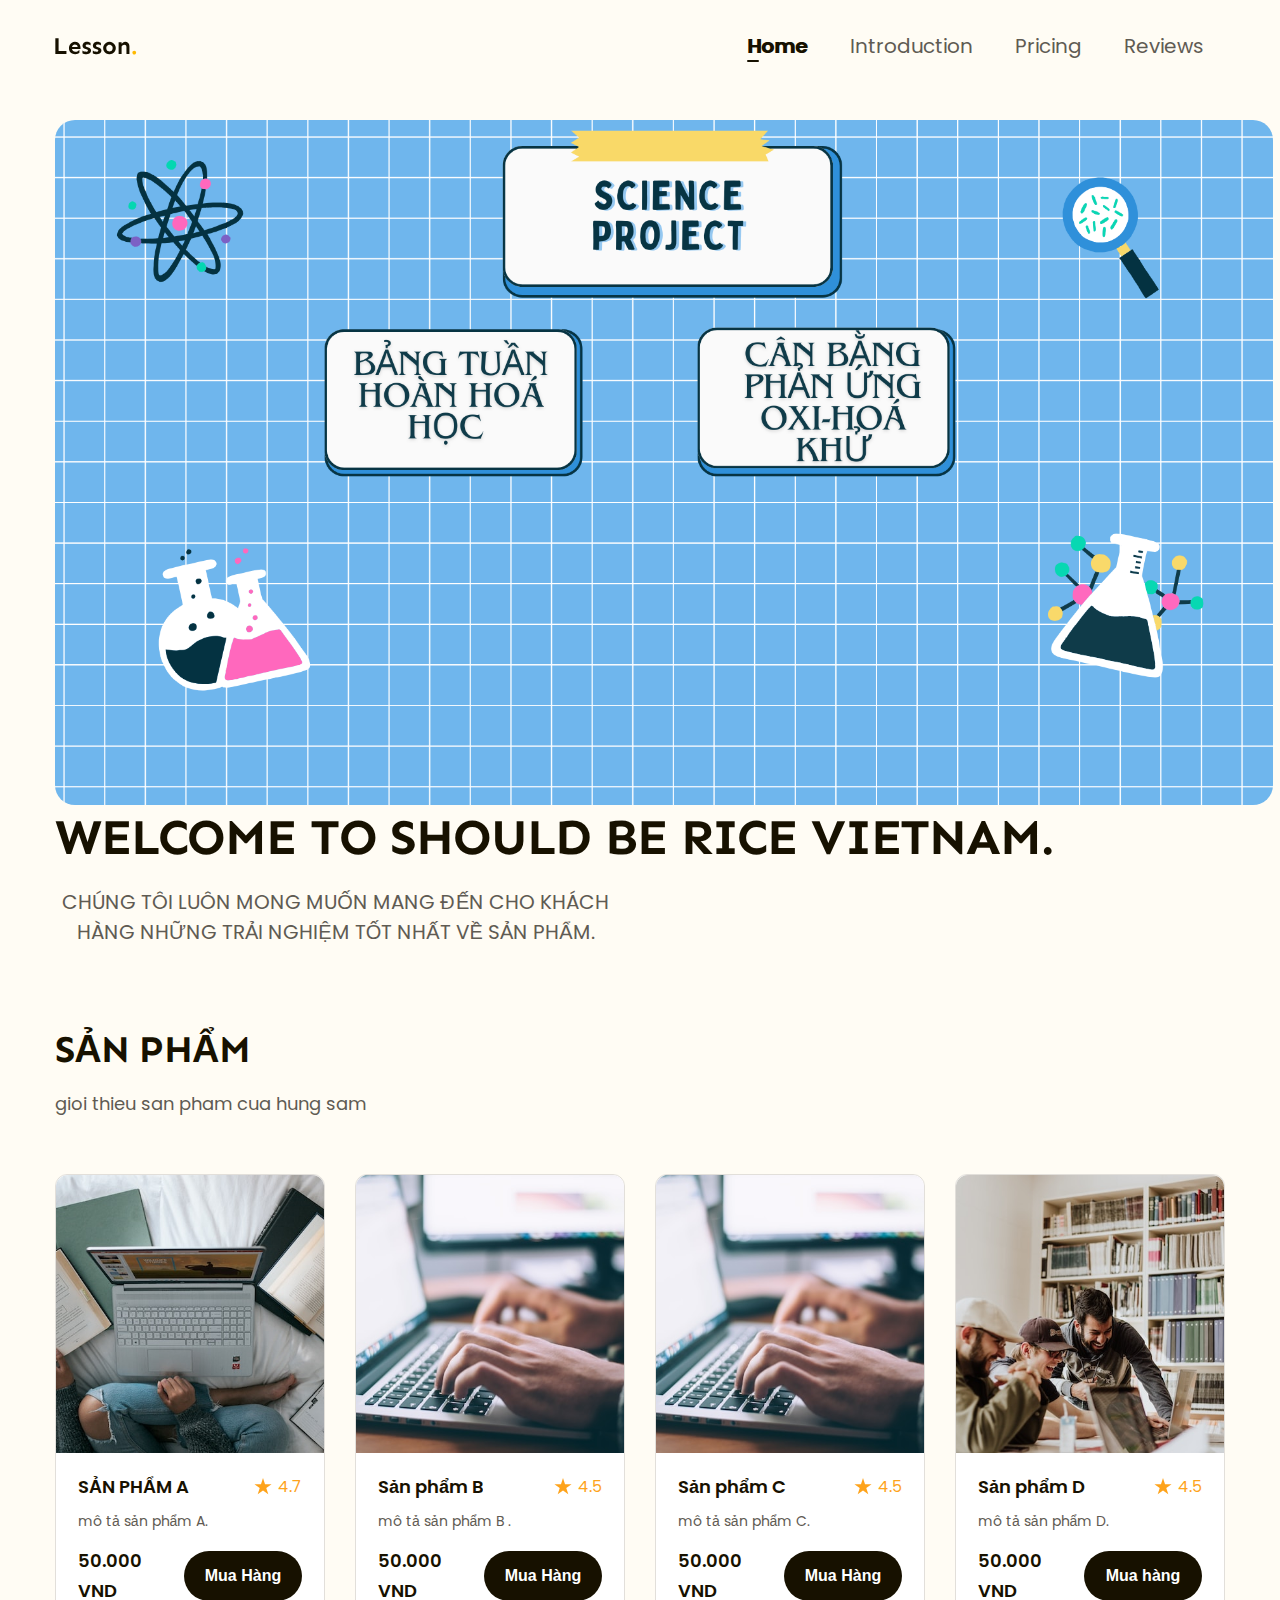
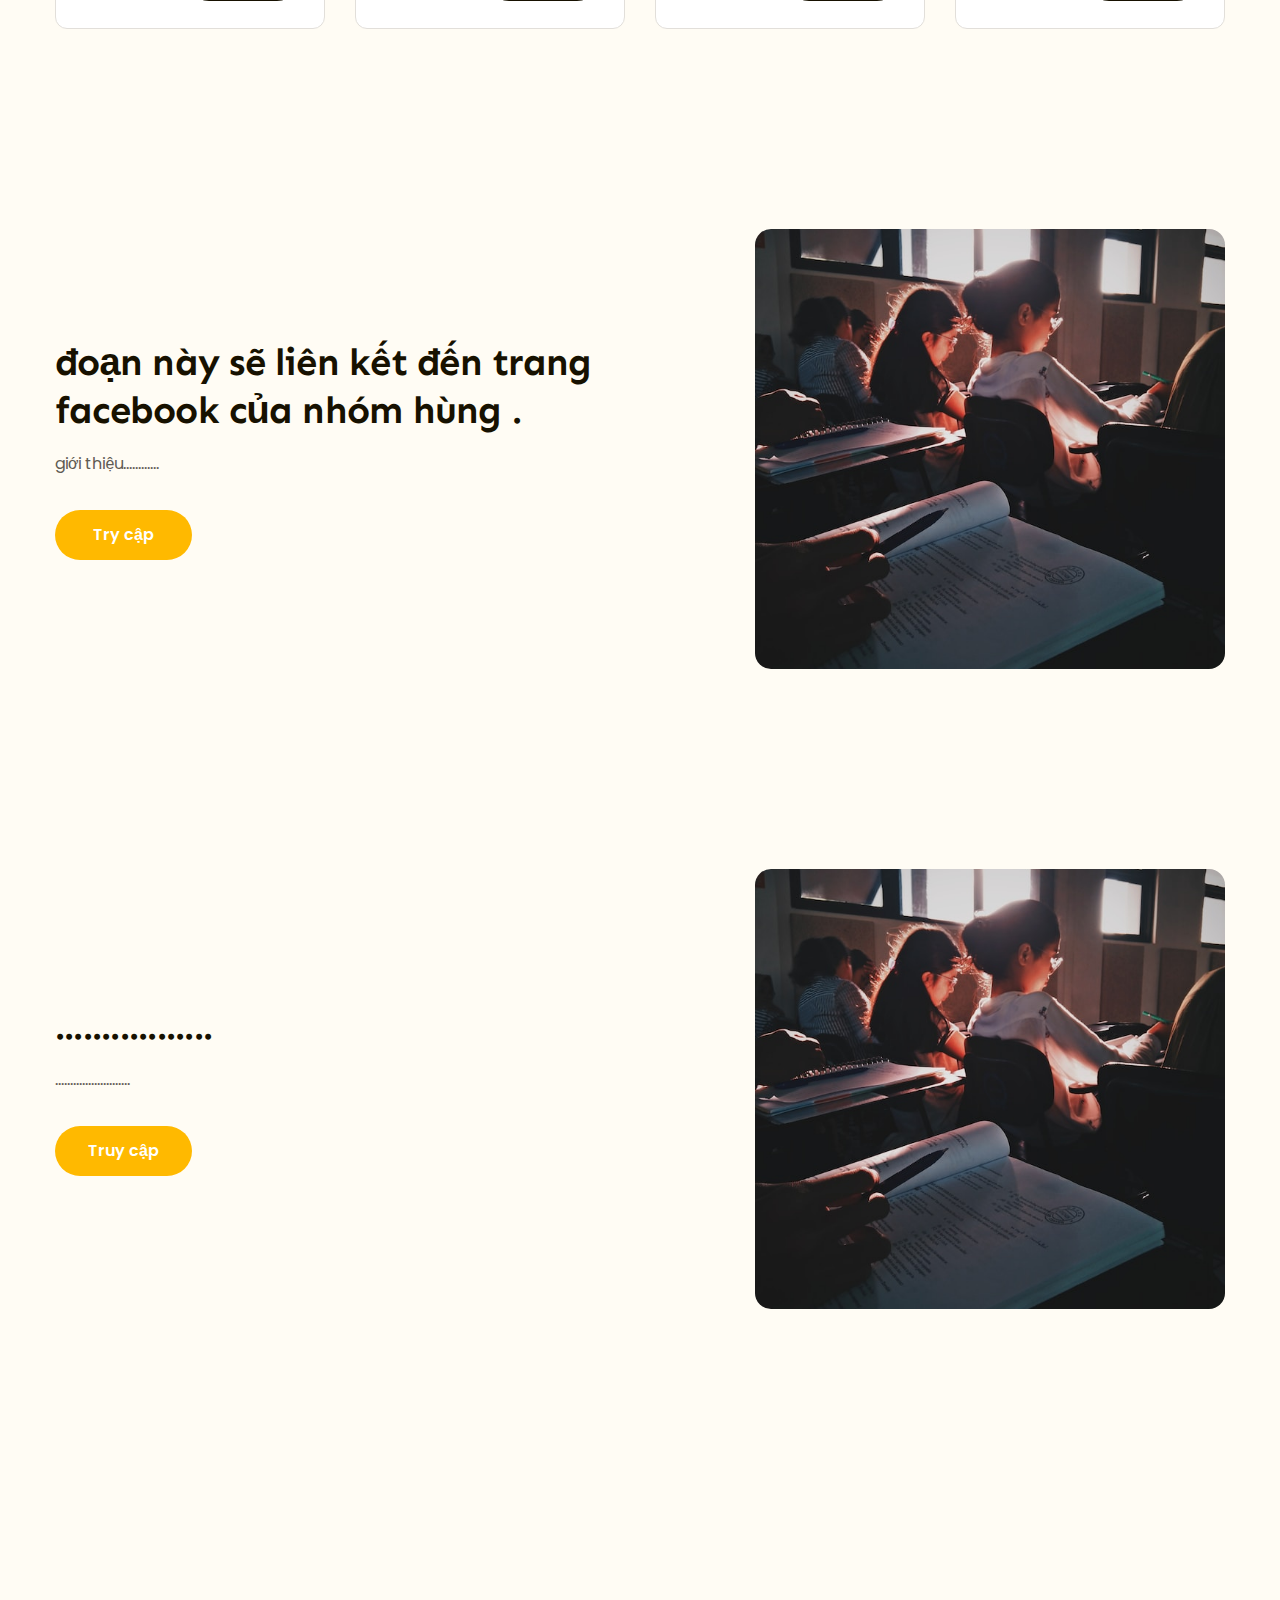
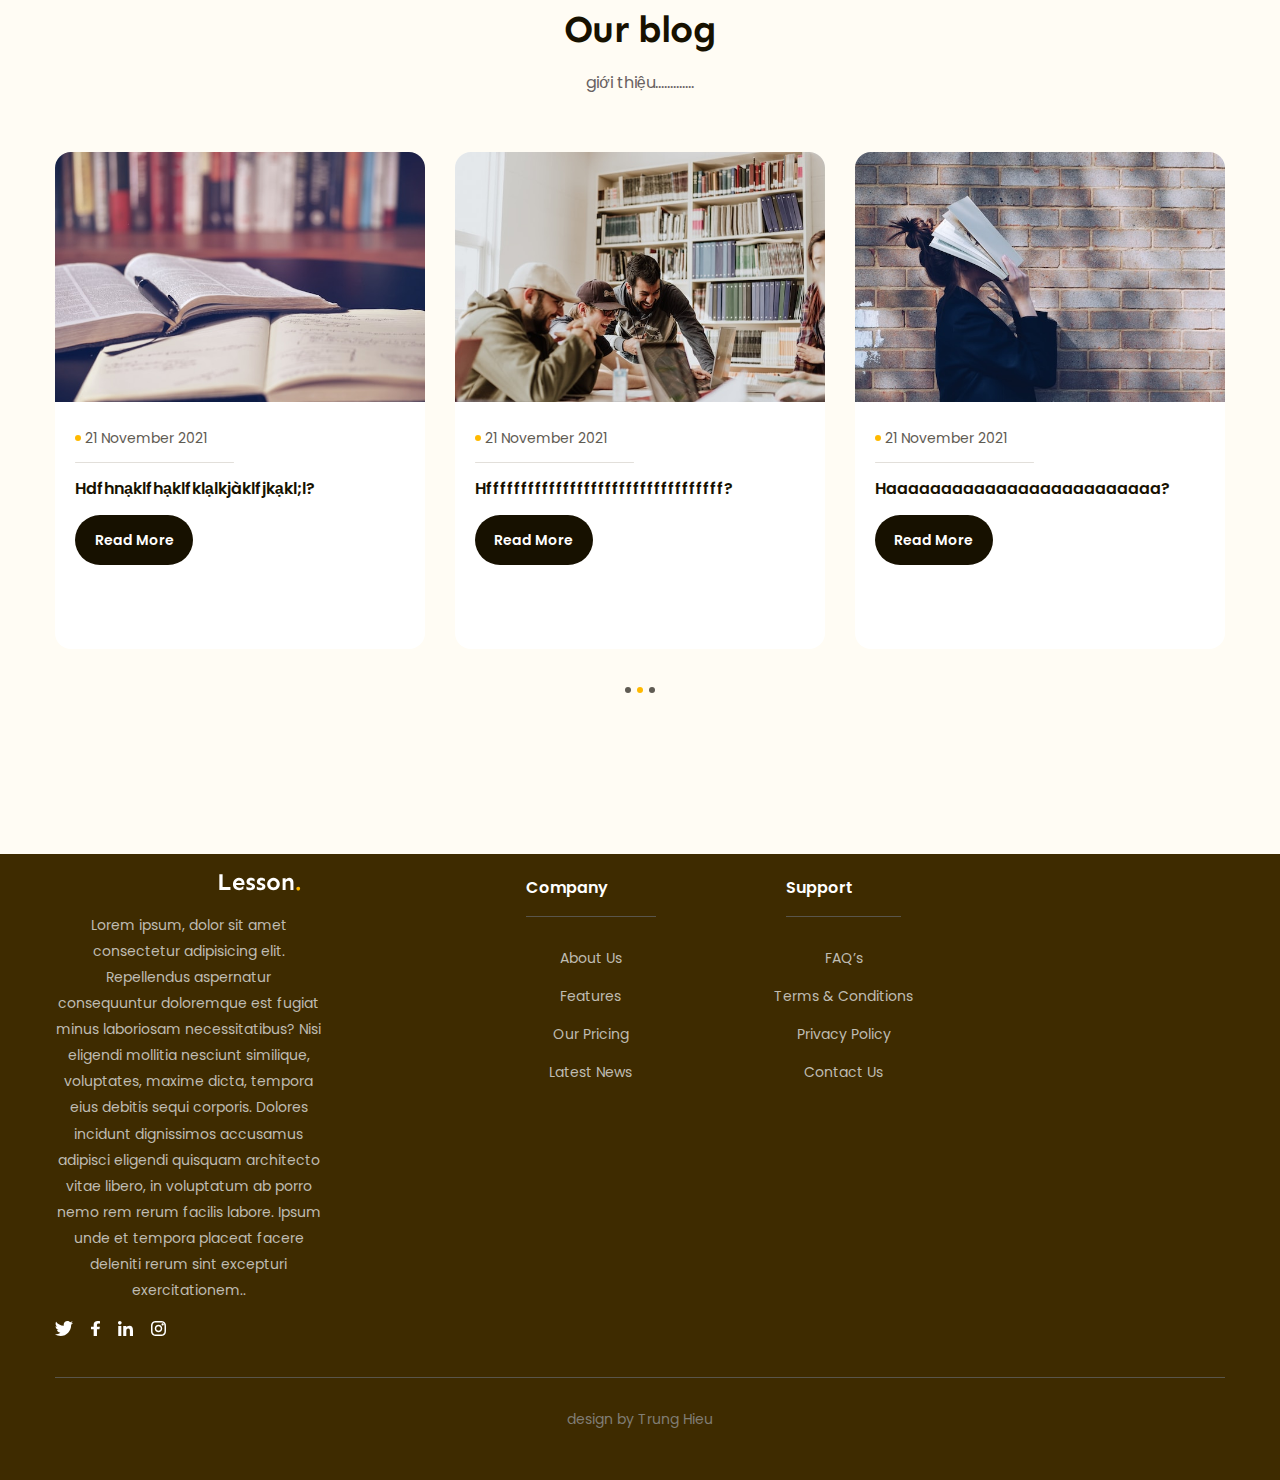
<file: index.html>
<!DOCTYPE html>
<html lang="en">
  <head>
    <meta charset="UTF-8" />
    <meta name="viewport" content="width=device-width, initial-scale=1.0" />
    <!-- reset css -->
    <link rel="stylesheet" href="./assets/css/reset.css" />
    <!-- embed fonts -->
    <link rel="preconnect" href="https://fonts.googleapis.com" />
    <link rel="preconnect" href="https://fonts.gstatic.com" crossorigin />
    <link
      href="https://fonts.googleapis.com/css2?family=Poppins:ital,wght@0,400;0,500;0,600;0,700;1,400&family=Sen:wght@700&display=swap"
      rel="stylesheet"
    />
    <!-- styles -->
    <link rel="stylesheet" href="./assets/css/style.css" />

    <title>Should be rice</title>
  </head>

  <body>
    <!-- header -->
    <header class="header fixed">
      <div class="main-content">
        <div class="body">
          <!-- logo -->
          <img src="./assets/img/logo.svg" alt="Lesson." class="logo" />

          <!-- menu toggle for mobile -->
          <div class="menu-toggle">☰</div>

          <!-- nav -->
          <nav class="nav">
            <ul>
              <li class="active"><a href="#!">Home</a></li>
              <li><a href="item1.html">Introduction</a></li>
              <li><a href="#!">Pricing</a></li>
              <li><a href="#!">Reviews</a></li>
            </ul>
          </nav>


        </div>
      </div>
    </header>

    <!-- main -->
    <main>
      <!-- hero -->
      <div class="hero">
        <div class="main-content">
          <div class="body">
            <!-- hero left -->
            <div class="media-block">
              <!-- Shift + Alt + Right Arow -->
              <img
                src="./assets/img/anh_man_hinh_chinh_ok.png"
                alt="Learn without limits and spread knowledge."
                class="img"
              />

        
            <!-- hero right -->
            <div class="content-block">
              <h3 class="heading">WELCOME TO SHOULD BE RICE VIETNAM.</h3>
              <p class="desc">
                CHÚNG TÔI LUÔN MONG MUỐN MANG ĐẾN CHO KHÁCH HÀNG NHỮNG TRẢI NGHIỆM TỐT NHẤT VỀ SẢN PHẨM.
              </p>
            </div>
            
          </div>
        </div>
      </div>

      <!-- popular -->
      <div class="popular">
        <div class="main-content">
          <div class="popular-top">
            <!-- popular left -->
            <div class="info">
              <h2 class="heading-lv2">SẢN PHẨM</h2>
              <p class="desc">
                gioi thieu san pham cua hung sam 
              </p>
            </div>

            <!-- popular right -->
            <div class="controls">
      
            </div>
          </div>

          <div class="course-list">
            <!-- item 1 -->
            <div class="course-item">
              <a href="item1.html"
                ><img
                  src="./assets/img/course-1.jpg"
                  alt="Basic web design"
                  class="thumb"
              /></a>
              <div class="info">
                <div class="head">
                  <h3 class="title">
                    <a class="line-clamp break-all" href="#!">SẢN PHẨM A</a>
                  </h3>
                  <div class="rating">
                    <img src="./assets/icon/star.svg" alt="" class="star" />
                    <span class="value">4.7</span>
                  </div>
                </div>
                <p class="desc line-clamp line-2 break-all">
                  mô tả sản phẩm A.
                </p>

                <div class="foot">
                  <span class="price">50.000 VND</span>
                  <a href="item1.html">
                    <button class="btn btn-book">Mua Hàng</button></a
                  >
                </div>
              </div>
            </div>

            <!-- item 2 -->
            <div class="course-item">
              <a href="#!"
                ><img
                  src="./assets/img/course-2.jpg"
                  alt="UI/UX design"
                  class="thumb"
              /></a>
              <div class="info">
                <div class="head">
                  <h3 class="title">
                    <a class="line-clamp break-all" href="#!">Sản phẩm B</a>
                  </h3>
                  <div class="rating">
                    <img src="./assets/icon/star.svg" alt="" class="star" />
                    <span class="value">4.5</span>
                  </div>
                </div>
                <p class="desc line-clamp line-2 break-all">
                 mô tả sản phẩm B .
                </p>

                <div class="foot">
                  <span class="price">50.000 VND</span>
                  <button class="btn btn-book">Mua Hàng </button>
                </div>
              </div>
            </div>
            <!-- item 2 -->
            <div class="course-item">
              <a href="#!"
                ><img
                  src="./assets/img/course-2.jpg"
                  alt="UI/UX design"
                  class="thumb"
              /></a>
              <div class="info">
                <div class="head">
                  <h3 class="title">
                    <a class="line-clamp break-all" href="#!">Sản phẩm C</a>
                  </h3>
                  <div class="rating">
                    <img src="./assets/icon/star.svg" alt="" class="star" />
                    <span class="value">4.5</span>
                  </div>
                </div>
                <p class="desc line-clamp line-2 break-all">
                  mô tả sản phẩm C.
                </p>

                <div class="foot">
                  <span class="price">50.000 VND</span>
                  <button class="btn btn-book">Mua Hàng</button>
                </div>
              </div>
            </div>
            <!-- item 3 -->
            <div class="course-item">
              <a href="#!"
                ><img
                  src="./assets/img/course-3.jpg"
                  alt="Web App design"
                  class="thumb"
              /></a>
              <div class="info">
                <div class="head">
                  <h3 class="title">
                    <a class="line-clamp break-all" href="#!">Sản phẩm D</a>
                  </h3>
                  <div class="rating">
                    <img src="./assets/icon/star.svg" alt="" class="star" />
                    <span class="value">4.5</span>
                  </div>
                </div>
                <p class="desc line-clamp line-2 break-all">
                  mô tả sản phẩm D.
                </p>

                <div class="foot">
                  <span class="price">50.000 VND</span>
                  <button class="btn btn-book">Mua hàng</button>
                </div>
              </div>
            </div>
          </div>
        </div>
      </div>


      <!-- features 2 -->
      <div class="features features-2nd">
        <div class="main-content">
          <div class="body">
            <div class="images">
              <img
                src="./assets/img/learn3.jpg"
                alt="Take the next step toward your personal and professional goals with Lesson."
              />
            </div>
            <div class="content">
              <h2 class="heading-lv2">
                đoạn này sẽ liên kết đến trang facebook của nhóm hùng .
              </h2>
              <p class="desc">
                giới thiệu............
              </p>
              <a href="#!" class="btn cta-btn">Try cập </a>
            </div>
          </div>
        </div>
      </div>
      <!-- features 2 -->
      <div class="features features-2nd">
        <div class="main-content">
          <div class="body">
            <div class="images">
              <img
                src="./assets/img/learn3.jpg"
                alt="Take the next step toward your personal and professional goals with Lesson."
              />
            </div>
            <div class="content">
              <h2 class="heading-lv2">
                .................
              </h2>
              <p class="desc">
                .........................
              </p>
              <a href="#!" class="btn cta-btn">Truy cập</a>
            </div>
          </div>
        </div>
      </div>

      <!-- Blogs -->
      <div class="blogs">
        <div class="main-content">
          <div class="blog-top">
            <h2 class="heading-lv2">Our blog</h2>
            <p class="desc">
              giới thiệu.............
            </p>
          </div>

          <div class="blog-list">
            <!-- item 1 -->
            <div class="item">
              <a href="#!"
                ><img
                  src="./assets/img/blog1.jpg"
                  alt="How to become a pro web designer in 2022 and get remot job?"
                  class="thumb"
              /></a>
              <div class="info">
                <span class="date">21 November 2021</span>
                <a href="http://tuhoc.cc">
                  <h3 class="title">
                    Hdfhnạklfhạklfklạlkjàklfjkạkl;l?
                  </h3>
                </a>
                <a href="#!" class="btn">Read More</a>
              </div>
            </div>

            <!-- item 2 -->
            <div class="item">
              <a href="#!"
                ><img
                  src="./assets/img/blog2.jpg"
                  alt="How to become a pro web designer in 2022 and get remot job?"
                  class="thumb"
              /></a>
              <div class="info">
                <span class="date">21 November 2021</span>
                <a href="#!">
                  <h3 class="title">
                    Hffffffffffffffffffffffffffffffffff?
                  </h3>
                </a>
                <a href="#!" class="btn">Read More</a>
              </div>
            </div>

            <!-- item 3 -->
            <div class="item">
              <a href="#!"
                ><img
                  src="./assets/img/blog3.jpg"
                  alt="How to become a pro web designer in 2022 and get remot job?"
                  class="thumb"
              /></a>
              <div class="info">
                <span class="date">21 November 2021</span>
                <a href="#!">
                  <h3 class="title">
                    Haaaaaaaaaaaaaaaaaaaaaaaaa?
                  </h3>
                </a>
                <a href="#!" class="btn">Read More</a>
              </div>
            </div>

            <!-- item 4 -->
            <div class="item">
              <a href="#!"
                ><img
                  src="./assets/img/blog1.jpg"
                  alt="How to become a pro web designer in 2022 and get remot job?"
                  class="thumb"
              /></a>
              <div class="info">
                <span class="date">21 November 2021</span>
                <a href="http://tuhoc.cc">
                  <h3 class="title">
                    How to become a pro web designer in 2022 and get remot job?
                  </h3>
                </a>
                <a href="#!" class="btn">Read More</a>
              </div>
            </div>

            <!-- item 5 -->
            <div class="item">
              <a href="#!"
                ><img
                  src="./assets/img/blog2.jpg"
                  alt="How to become a pro web designer in 2022 and get remot job?"
                  class="thumb"
              /></a>
              <div class="info">
                <span class="date">21 November 2021</span>
                <a href="#!">
                  <h3 class="title">
                    How to become a pro web designer in 2022 and get remot job?
                  </h3>
                </a>
                <a href="#!" class="btn">Read More</a>
              </div>
            </div>

            <!-- item 6 -->
            <div class="item">
              <a href="#!"
                ><img
                  src="./assets/img/blog3.jpg"
                  alt="How to become a pro web designer in 2022 and get remot job?"
                  class="thumb"
              /></a>
              <div class="info">
                <span class="date">21 November 2021</span>
                <a href="#!">
                  <h3 class="title">
                    How to become a pro web designer in 2022 and get remot job?
                  </h3>
                </a>
                <a href="#!" class="btn">Read More</a>
              </div>
            </div>

            <!-- item 7 -->
            <div class="item">
              <a href="#!"
                ><img
                  src="./assets/img/blog1.jpg"
                  alt="How to become a pro web designer in 2022 and get remot job?"
                  class="thumb"
              /></a>
              <div class="info">
                <span class="date">21 November 2021</span>
                <a href="http://tuhoc.cc">
                  <h3 class="title">
                    How to become a pro web designer in 2022 and get remot job?
                  </h3>
                </a>
                <a href="#!" class="btn">Read More</a>
              </div>
            </div>

            <!-- item 8 -->
            <div class="item">
              <a href="#!"
                ><img
                  src="./assets/img/blog2.jpg"
                  alt="How to become a pro web designer in 2022 and get remot job?"
                  class="thumb"
              /></a>
              <div class="info">
                <span class="date">21 November 2021</span>
                <a href="#!">
                  <h3 class="title">
                   Lorem, ipsum dolor sit amet consectetur adipisicing elit. Dolore, similique nam! Eum, sint sapien
                <a href="#!" class="btn">Read More</a>
              </div>
            </div>

            <!-- item 9 -->
            <div class="item">
              <a href="#!"
                ><img
                  src="./assets/img/blog3.jpg"
                  alt="How to become a pro web designer in 2022 and get remot job?"
                  class="thumb"
              /></a>
              <div class="info">
                <span class="date">â a a â â â a </span>
                <a href="#!">
                  <h3 class="title">
                     a â a a â a a a a a a a  a a a
                  </h3>
                </a>
                <a href="#!" class="btn">Read More</a>
              </div>
            </div>
          </div>

          <div class="dots">
            <span class="dot"></span>
            <span class="dot active"></span>
            <span class="dot"></span>
          </div>
        </div>
      </div>
    </main>

    <!-- footer -->
    <footer class="footer">
      <div class="main-content">
        <div class="row">
          <!-- column 1 -->
          <div class="column">
            <img src="./assets/img/logo-white.svg" alt="Lesson." class="logo" />
            <p class="desc">
             Lorem ipsum, dolor sit amet consectetur adipisicing elit. Repellendus aspernatur consequuntur doloremque est fugiat minus laboriosam necessitatibus? Nisi eligendi mollitia nesciunt similique, voluptates, maxime dicta, tempora eius debitis sequi corporis.
             Dolores incidunt dignissimos accusamus adipisci eligendi quisquam architecto vitae libero, in voluptatum ab porro nemo rem rerum facilis labore. Ipsum unde et tempora placeat facere deleniti rerum sint excepturi exercitationem..
            </p>
            <div class="socials">
              <a href="">
                <img
                  src="./assets/icon/twitter.svg"
                  alt="twitter"
                  class="icon"
                />
              </a>
              <a href="">
                <img src="./assets/icon/fb.svg" alt="facebook" class="icon" />
              </a>
              <a href="">
                <img
                  src="./assets/icon/linkedin.svg"
                  alt="linkedin"
                  class="icon"
                />
              </a>
              <a href="">
                <img
                  src="./assets/icon/instagram.svg"
                  alt="instagram"
                  class="icon"
                />
              </a>
            </div>
          </div>
          <!-- column 2 -->
          <div class="column">
            <h3 class="title">Company</h3>
            <ul class="list">
              <li>
                <a href="#!">About Us</a>
              </li>
              <li>
                <a href="#!">Features</a>
              </li>
              <li>
                <a href="#!">Our Pricing</a>
              </li>
              <li>
                <a href="#!">Latest News</a>
              </li>
            </ul>
          </div>
          <!-- column 3 -->
          <div class="column">
            <h3 class="title">Support</h3>
            <ul class="list">
              <li>
                <a href="#!">FAQ’s</a>
              </li>
              <li>
                <a href="#!">Terms & Conditions</a>
              </li>
              <li>
                <a href="#!">Privacy Policy</a>
              </li>
              <li>
                <a href="#!">Contact Us</a>
              </li>
            </ul>
          </div>
          <!-- column 4 -->
          <div class="column">
     

  
          </div>
        </div>

        <div class="copyright">
          <p>design by Trung Hieu</p>
        </div>
      </div>
    </footer>
    <script>
      // JavaScript cho menu toggle
      const menuToggle = document.querySelector('.menu-toggle');
      const nav = document.querySelector('.nav');
    
      menuToggle.addEventListener('click', () => {
        nav.classList.toggle('active'); // Thêm/xóa lớp 'active' cho nav
      });
    </script>

<script>
  setTimeout(function() {
    window.open("https://shopee.vn/", "_blank"); // Mở trong tab mới
  }, 5000); // 3000ms = 3 giây
</script>
    </body>
    

  </body>
</html>
</file>
<file: assets/css/style.css>
* {
  box-sizing: border-box;
}

:root {
  --font-heading: "Sen", sans-serif;
  --primary-color: #ffb900;
}

html {
  font-size: 62.5%;
}

/* khôi phục lại cỡ chữ mặc định theo rem */
body {
  font-size: 1.6rem;
  font-family: "Poppins", sans-serif;
}
/* =================common================== */
a {
  text-decoration: none;
}

.heading-lv2 {
  color: #171100;
  font-family: var(--font-heading);
  font-size: 3.8rem;
  font-weight: 700;
  line-height: 1.27;
  letter-spacing: -0.76px;
}

.btn {
  display: inline-block;
  min-width: 118px;
  padding: 0 16px;
  line-height: 50px;
  color: #fff;
  text-align: center;
  font-size: 1.6rem;
  font-weight: 600;
  border-radius: 999px;
  background: #171100;
}

.btn:hover {
  cursor: pointer;
  opacity: 0.9;
}

.main-content {
  width: 1170px;
  max-width: calc(100% - 48px);
  margin-left: auto;
  margin-right: auto;
}

.line-clamp {
  display: -webkit-box;
  -webkit-line-clamp: var(--line-clamp, 1);
  -webkit-box-orient: vertical;
  overflow: hidden;
}

.line-clamp.line-2 {
  --line-clamp: 2;
}

.break-all {
  word-break: break-all;
}
/* =================header================== */
.header {
  background: #fffcf4;
}

.header.fixed {
  z-index: 1;
  position: sticky;
  top: -28px;
}
.header .body {
  display: flex;
  align-items: center;
  padding: 36px 0 8px;
}

.nav {
  margin-left: auto;
}
.nav ul {
  display: flex;
}

.nav a {
  position: relative;
  color: #5f5b53;
  font-size: 2rem;
  padding: 8px 21px;
}

.nav li.active a,
.nav a:hover {
  color: #171100;
  font-weight: 600;
  text-shadow: 1px 0 0 currentColor;
}

.nav li.active a::after {
  position: absolute;
  left: 21px;
  bottom: 6px;
  display: block;
  content: "";
  width: 12px;
  height: 2px;
  border-radius: 1px;
  background: #171100;
}

.header .btn-sign-up {
  min-width: 144px;
}

.header .action {
  margin-left: 49px;
}

/* ================hero================== */
.hero {
  padding: 56px 0 65px;
  background: #fffcf4;
}

/* ========= hero left ============== */
.hero .media-block {
  position: relative;
  width: 48%;
}

.hero .media-block .img {
  /* width: 470px; */
  height: 685px;
  object-fit: cover;
  border-radius: 20px;
}

.hero .hero-summary {
  padding: 24px;
  width: 270px;
  position: absolute;
  bottom: 48px;
  right: 0;
  border-radius: 12px;
  background: #fff;
  box-shadow: 0px 16px 32px 0px rgba(0, 0, 0, 0.05);
}

.hero-summary .item {
  display: block;
  align-items: center;
}

.hero-summary .item + .item {
  margin-top: 22px;
}

.hero-summary .icon {
  width: 48px;
  height: 48px;
  border-radius: 50%;
  display: block;
  justify-content: center;
  align-items: center;
  background-color: #fff9e8;
}

.hero-summary .icon2 {
  background-color: #fcefff;
}

.hero-summary .icon3 {
  background-color: #ebeaff;
}

.hero-summary .info {
  margin-left: 16px;
}

.hero-summary .label {
  color: #5f5b53;
  font-size: 1.4rem;
  line-height: 1.86; /* 185.714% */
}

.hero-summary .title {
  color: #171100;
  font-size: 1.8rem;
  font-weight: 600;
  line-height: 1.67; /* 166.667% */
}

.hero .heading {
  color: #171100;
  font-family: var(--font-heading);
  font-size: 5.8rem;
  font-weight: 700;
  line-height: 1.17;
  letter-spacing: -1.16px;
}

.hero .desc {
  margin-top: 22px;
  color: #5f5b53;
  font-size: 1.8rem;
  line-height: 1.67;
}

.hero .cta-group {
  display: flex;
  align-items: center;
  margin-top: 38px;
}

.hero-cta {
  min-width: 180px;
  line-height: 64px;
  background-color: var(--primary-color);
}

.hero .watch-video {
  margin-left: 28px;
  border: none;
  background: transparent;
  display: flex;
  align-items: center;
  cursor: pointer;
}

.hero .watch-video .icon {
  display: flex;
  align-items: center;
  justify-content: center;
  width: 40px;
  height: 40px;
  border-radius: 40px;
  background: #fff;
  box-shadow: 0px 8px 16px 0px rgba(0, 0, 0, 0.07);
}

.hero .watch-video span {
  margin-left: 14px;
  color: #171100;
  font-size: 1.8rem;
  font-weight: 600;
  line-height: 1.67;
}

.hero .desc-recent {
  margin-top: 48px;
}

.hero .stats {
  margin-top: 8px;
}

.hero .stats strong {
  margin-right: 15px;
  color: #171100;
  font-family: var(--font-heading);
  font-size: 4.4rem;
  font-weight: 700;
  line-height: 1.23;
}

.hero .stats strong:nth-child(2) {
  margin-left: 28px;
}

/* ================ popular ================== */
.popular {
  padding: 65px 0;
  margin-top: 13px;
}

.popular-top {
  display: flex;
  align-items: center;
  justify-content: space-between;
}

.popular-top .desc {
  margin-top: 16px;
  width: 458px;
  color: #5f5b53;
  font-size: 1.8rem;
  line-height: 1.67;
}

.popular-top .controls {
  display: flex;
  gap: 18px;
}

.popular-top .control-btn {
  display: flex;
  justify-content: center;
  align-items: center;
  background: transparent;
  width: 40px;
  height: 40px;
  border-radius: 50%;
  color: var(--primary-color);
  border: 1px solid var(--primary-color);
}

.popular-top .control-btn:hover {
  background: var(--primary-color);
  color: #fff;
  cursor: pointer;
}

.popular .course-list {
  display: flex;
  gap: 30px;
  margin-top: 55px;
}

.popular .course-item {
  flex: 1;
  border-radius: 12px;
  border: 1px solid #e2dfda;
  background: #fff;
}

.popular .course-item:hover {
  border: 1px solid transparent;
  border-radius: 12px;
  background: #fff;
  box-shadow: 0px 18px 36px 0px rgba(0, 0, 0, 0.05);
}

.popular .course-item .thumb {
  border-radius: 12px 12px 0px 0px;
  height: 278px;
  object-fit: cover;
  width: 100%;
}

.popular .course-item .info {
  padding: 16px 22px 22px;
}

.popular .course-item .foot,
.popular .course-item .rating,
.popular .course-item .head {
  display: flex;
  align-items: center;
  justify-content: space-between;
}

.popular .course-item .title a {
  color: #171100;
  font-size: 1.8rem;
  font-weight: 600;
  line-height: 1.67;
}

.popular .rating .value {
  margin-left: 6px;
  color: #fea31b;
  font-size: 16px;
  line-height: 1.75;
}

.popular .course-item .desc {
  margin-top: 6px;
  color: #5f5b53;
  font-size: 1.4rem;
  line-height: 1.86;
}

.popular .course-item .foot {
  margin-top: 12px;
}

.popular .course-item .price {
  color: #171100;
  font-size: 1.8rem;
  font-weight: 600;
  line-height: 1.67;
}

.popular .course-item .btn-book {
  border: none;
}

.popular .course-item .btn-book:hover {
  background: var(--primary-color);
}

/* =================feedback================== */
.feedback {
  margin-top: 135px;
  padding: 96px 0;
  background: #2e2100;
}

.feedback-list {
  display: flex;
  overflow: hidden;
}

.feedback-item {
  width: 100%;
  display: flex;
  flex-shrink: 0;
}

.feedback-item .avatar {
  width: 72px;
  height: 72px;
  border-radius: 50%;
  object-fit: cover;
}

.feedback-item .info .member-name {
  margin-top: 18px;
  color: #f7f7f7;
  font-family: var(--font-heading);
  font-size: 2.4rem;
  font-weight: 700;
  line-height: 1.42;
}

.feedback-item .info .desc {
  margin-top: 4px;
  color: #bfbcb2;
  font-size: 1.4rem;
  line-height: 1.86;
}

.feedback-item .dots {
  gap: 6px;
  display: flex;
  margin-top: 28px;
}

.feedback-item .dot {
  height: 6px;
  width: 6px;
  border-radius: 50%;
  background: #634700;
  cursor: pointer;
}

.feedback-item .dot.active {
  background: var(--primary-color);
  cursor: default;
}

.feedback-item .content {
  width: 66%;
  margin-left: auto;
}

.feedback-item blockquote {
  color: #fff;
  font-size: 2.6rem;
  font-style: italic;
  line-height: 1.54;
}

/* =================features 1================== */

.features {
  margin-top: 135px;
  padding: 65px 0;
}

.features .body {
  display: flex;
  justify-content: space-between;
}

.features .images {
  display: flex;
  gap: 30px;
}

.features .images img {
  width: 270px;
  height: 405px;
  object-fit: cover;
  border-radius: 16px;
}

.features .lower {
  margin-top: 34px;
}

.features .content {
  width: 41%;
  display: flex;
  flex-direction: column;
  justify-content: center;
}

.features .desc {
  margin-top: 16px;
  color: #5f5b53;
  font-size: 1.6rem;
  line-height: 1.75;
}

.features .cta-btn {
  margin-top: 32px;
  width: 137px;
  height: 50px;
  background: var(--primary-color);
}

/* =================features 2================== */
.features-2nd {
  margin-top: 70px;
}

.features-2nd .body {
  flex-direction: row-reverse;
}

.features-2nd .content {
  width: 49%;
}

.features-2nd .images img {
  width: 470px;
  height: 440px;
}

/* =================Blogs================== */
.blogs {
  margin-top: 135px;
  padding: 96px 0;
  background: #fffcf4;
}

.blogs .blog-top {
  text-align: center;
}

.blogs .blog-top .desc {
  margin: 16px auto 0;
  width: 448px;
  color: #696262;
  font-size: 1.6rem;
  line-height: 1.75;
}

.blogs .blog-list {
  overflow: hidden;
  gap: 30px;
  display: flex;
  margin-top: 55px;
}

.blogs .item {
  flex-shrink: 0;
  width: calc(33.33% - 20px);
  border-radius: 16px;
  background: #fff;
}

.blogs .item:hover {
  box-shadow: 0px 16px 32px 0px rgba(0, 0, 0, 0.05);
}

.blogs .item .thumb {
  width: 100%;
  height: 250px;
  object-fit: cover;
  border-radius: 16px 16px 0px 0px;
}

.blogs .item .info {
  padding: 20px 20px 28px;
}
.blogs .item .date {
  position: relative;
  padding-bottom: 12px;
  display: inline-flex;
  align-items: center;
  color: #5f5b53;
  font-size: 1.4rem;
  line-height: 1.86;
}

.blogs .item .date::before {
  content: "";
  margin-right: 4px;
  display: inline-block;
  width: 6px;
  height: 6px;
  border-radius: 50%;
  background: var(--primary-color);
}

.blogs .item .date::after {
  position: absolute;
  left: 0;
  bottom: 0;
  right: -27px;
  content: "";
  display: inline-block;
  height: 1px;
  border-radius: 0.5px;
  background: #e2dfda;
}

.blogs .item .title {
  margin-top: 12px;
  color: #171100;
  font-size: 1.6rem;
  font-weight: 600;
  line-height: 1.75;
}

.blogs .item .btn {
  margin-top: 12px;
  font-size: 1.4rem;
}

.blogs .item .btn:hover {
  background: var(--primary-color);
}

.blogs .dots {
  display: flex;
  justify-content: center;
  gap: 6px;
  margin-top: 38px;
}

.blogs .dot {
  width: 6px;
  height: 6px;
  border-radius: 50%;
  background: #5f5b53;
  cursor: pointer;
}

.blogs .dot.active {
  background: var(--primary-color);
  cursor: default;
}

/* =================== footer ================ */
footer {
  background: #2e2100;
  padding: 96px 135px 0;
}

.footer .row {
  padding-bottom: 38px;
  border-bottom: 1px solid #59554b;
  display: flex;
}

.footer .row .column {
  width: 21.6%;
}

.footer .row .column:first-child {
  width: 35%;
}

.footer .desc {
  margin-top: 18px;
  max-width: 267px;
  color: #bfbcb2;
  font-size: 1.4rem;
  line-height: 1.86;
}

.footer .socials {
  display: flex;
  gap: 18px;
  margin-top: 18px;
}

.footer .title {
  padding-bottom: 14px;
  padding-right: 48px;
  display: inline-block;
  border-bottom: 1px solid #59554b;
  color: #fff;
  font-size: 1.6rem;
  font-weight: 600;
  line-height: 1.75;
}

.footer .list {
  margin-top: 28px;
}

.footer .list a {
  display: inline-block;
  margin-bottom: 12px;
  color: #bfbcb2;
  font-size: 1.4rem;
  line-height: 1.86;
}

.footer .list li:last-child a {
  margin-bottom: 0;
}

.footer .list strong {
  color: #fff;
  font-size: 1.4rem;
  font-weight: 600;
  line-height: 1.86;
}

.footer .copyright {
  padding: 28px 0;
  color: #807d74;
  text-align: center;
  font-size: 1.4rem;
  line-height: 1.86;
}

/* ==================== Responsive Styles ==================== */
@media (max-width: 768px) {
  /* Header */
  .header .body {
    flex-direction: column; /* Hiển thị dọc thay vì ngang */
    align-items: flex-start;
  }

  .nav ul {
    flex-direction: column;
    gap: 10px;
    display: none; /* Ẩn menu ngang */
  }

  .nav.active ul {
    display: flex; /* Hiển thị menu khi được kích hoạt */
  }

  .menu-toggle {
    display: block;
    cursor: pointer;
  }

  /* Hero Section */
  .hero .body {
    display: grid;
    grid-template-columns: 1fr; /* Chuyển về 1 cột */
    gap: 20px;
  }

  .hero .media-block {
    width: 100%; /* Chiếm toàn bộ chiều ngang */
  }

  .hero .content-block {
    padding-left: 0;
    text-align: left; /* Căn giữa nội dung */
  }

  /* Popular Courses Section */
  .popular .course-list {
    display: grid;
    gap: 20px;
  }

  /* Features Section */
  .features .body {
    align-items: center;
  }

  .features .content,
  .features .images {
    width: 100%; /* Chiếm toàn bộ chiều ngang */
  }

  /* Footer */
  .footer .row {
    flex-direction: row;
    gap: 20px;
  }

  /* Điều chỉnh font chữ và hình ảnh */
  body {
    font-size: 1.4rem;
  }

  .hero .media-block .img {
    width: 100%;
    height: auto;
  }

  .hero .heading {
    font-size: 4rem;
  }

  .hero .desc {
    font-size: 1.6rem;
  }
}
/* Hamburger Menu */
.menu-toggle {
  display: none; /* Ẩn trên desktop */
  font-size: 2rem;
  cursor: pointer;
  padding: 8px;
  background: transparent;
}

@media (max-width: 768px) {
  /* Hiển thị nút menu toggle */
  .menu-toggle {
    display: block;
    margin-left: auto; /* Đẩy nút sang bên phải */
  }

  /* Ẩn menu ngang mặc định */
  .nav ul {
    display: none;
    flex-direction: column; /* Chuyển thành dọc */
    background-color: #fff;
    position: absolute;
    top: 100%;
    left: 0;
    width: 100%;
    padding: 16px;
    z-index: 1000;
    box-shadow: 0px 8px 16px rgba(0, 0, 0, 0.1);
  }

  /* Hiển thị menu khi active */
  .nav.active ul {
    display: flex;
  }

  .nav ul li {
    margin-bottom: 10px;
  }

  .nav ul li a {
    color: #171100;
    font-size: 2.3rem;
    text-align: left;
  }

  /* Hành động cho nút Sign Up */
  .action {
    display: none; /* Ẩn trên di động */
  }
}
/* General styles for footer */
footer {
  background-color: #3e2b00; /* Màu nền phù hợp */
  color: #ffffff;
  padding: 20px 15px;
  text-align: center;
  display: flex;
  flex-direction: column;
  gap: 10px;
}

/* Logo and introductory text */
footer .footer-brand {
  font-size: 1.5em;
  font-weight: bold;
  margin-bottom: 10px;
}

footer .footer-intro {
  font-size: 1em;
  line-height: 1.6;
}

/* Social icons */
footer .social-icons {
  display: flex;
  justify-content: center;
  gap: 15px;
  margin: 15px 0;
}

footer .social-icons a {
  color: #ffffff;
  font-size: 1.2em;
  transition: color 0.3s ease;
}

footer .social-icons a:hover {
  color: #f0a500;
}

/* Footer links */
footer .footer-links {
  display: flex;
  justify-content: center;
  flex-wrap: wrap;
  gap: 15px;
  font-size: 1em;
}

footer .footer-links a {
  color: #ffffff;
  text-decoration: none;
  transition: color 0.3s ease;
}

footer .footer-links a:hover {
  color: #f0a500;
}

/* Responsive Design */

.hero .content-block .heading {
  text-align: center; /* Căn giữa */
  margin-bottom: 20px;
  font-size: 5rem; /* Tăng kích thước chữ nếu cần */
  white-space: nowrap; /* Ngăn xuống dòng */
}

.hero .content-block .desc {
  text-align: center; /* Căn giữa */
  margin-top: 10px;
  font-size: 2rem;
  line-height: 1.5;
  white-space: normal; /* Cho phép xuống dòng nếu cần */
}
/* Dành cho màn hình nhỏ (điện thoại) */
@media (max-width: 768px) {
  .hero .content-block {
    padding: 20px; /* Khoảng cách lề */
    max-width: 100%; /* Chiếm toàn bộ chiều rộng */
    text-align: center; /* Căn giữa nội dung */
  }

  .hero .content-block .heading {
    font-size: 1.8rem; /* Giảm kích thước chữ */
    line-height: 1.2; /* Tăng khoảng cách dòng cho dễ đọc */
    white-space: normal; /* Cho phép xuống dòng */
  }

  .hero .content-block .desc {
    font-size: 1.4rem; /* Giảm kích thước mô tả */
    line-height: 1.5; /* Giãn cách giữa các dòng */
    padding: 10px 0; /* Thêm khoảng cách trên và dưới */
  }
}
/* Tối ưu footer trên màn hình điện thoại */
@media (max-width: 768px) {
  footer {
    display: flex;
    flex-direction: column; /* Chuyển thành dọc */
    align-items: center; /* Căn giữa các mục */
    justify-content: center; /* Đảm bảo nội dung ở giữa màn hình */
    padding: 15px 10px; /* Giảm khoảng cách padding */
    text-align: center; /* Căn giữa chữ */
    width: 100%; /* Footer bao hết chiều ngang màn hình */
    box-sizing: border-box; /* Đảm bảo không tràn nội dung */
    overflow: hidden; /* Ngăn nội dung bị tràn */
  }

  footer .footer-section {
    width: 100%; /* Các phần tử chiếm toàn bộ chiều ngang */
    word-wrap: break-word; /* Chia nhỏ từ dài nếu vượt quá chiều rộng */
    overflow: hidden; /* Ngăn tràn chữ */
    margin-bottom: 10px; /* Khoảng cách giữa các mục */
    font-size: 0.9rem; /* Chữ nhỏ hơn một chút */
  }

  footer .footer-section:last-child {
    margin-bottom: 0; /* Xóa khoảng cách phần cuối */
  }

  footer a {
    display: inline-block; /* Sắp xếp các liên kết theo hàng ngang */
    margin: 5px 8px; /* Khoảng cách giữa các liên kết */
    font-size: 0.85rem; /* Giảm kích thước chữ liên kết */
    text-decoration: none; /* Bỏ gạch chân */
    color: #333; /* Màu chữ mặc định */
    word-wrap: break-word; /* Chia nhỏ các từ dài nếu cần */
  }

  footer a:hover {
    color: #007bff; /* Màu khi di chuột */
  }
}
</file>
